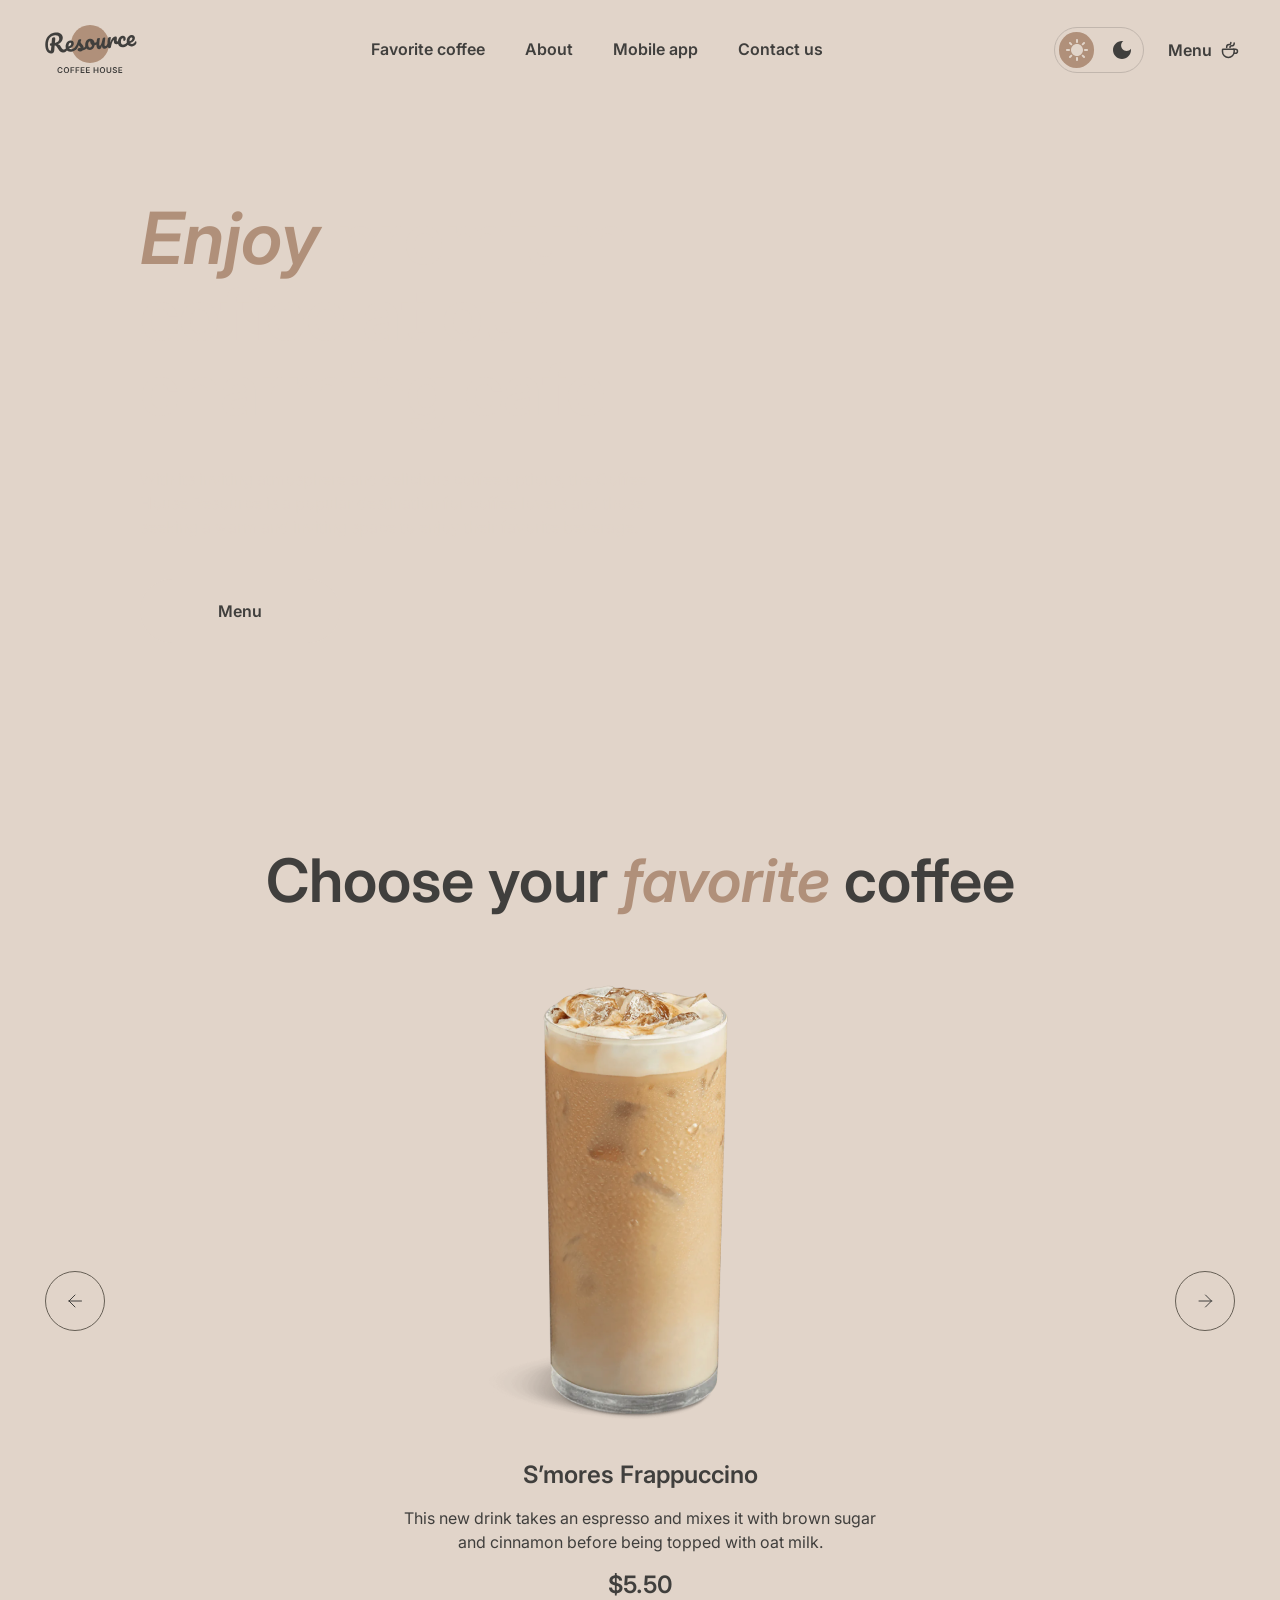
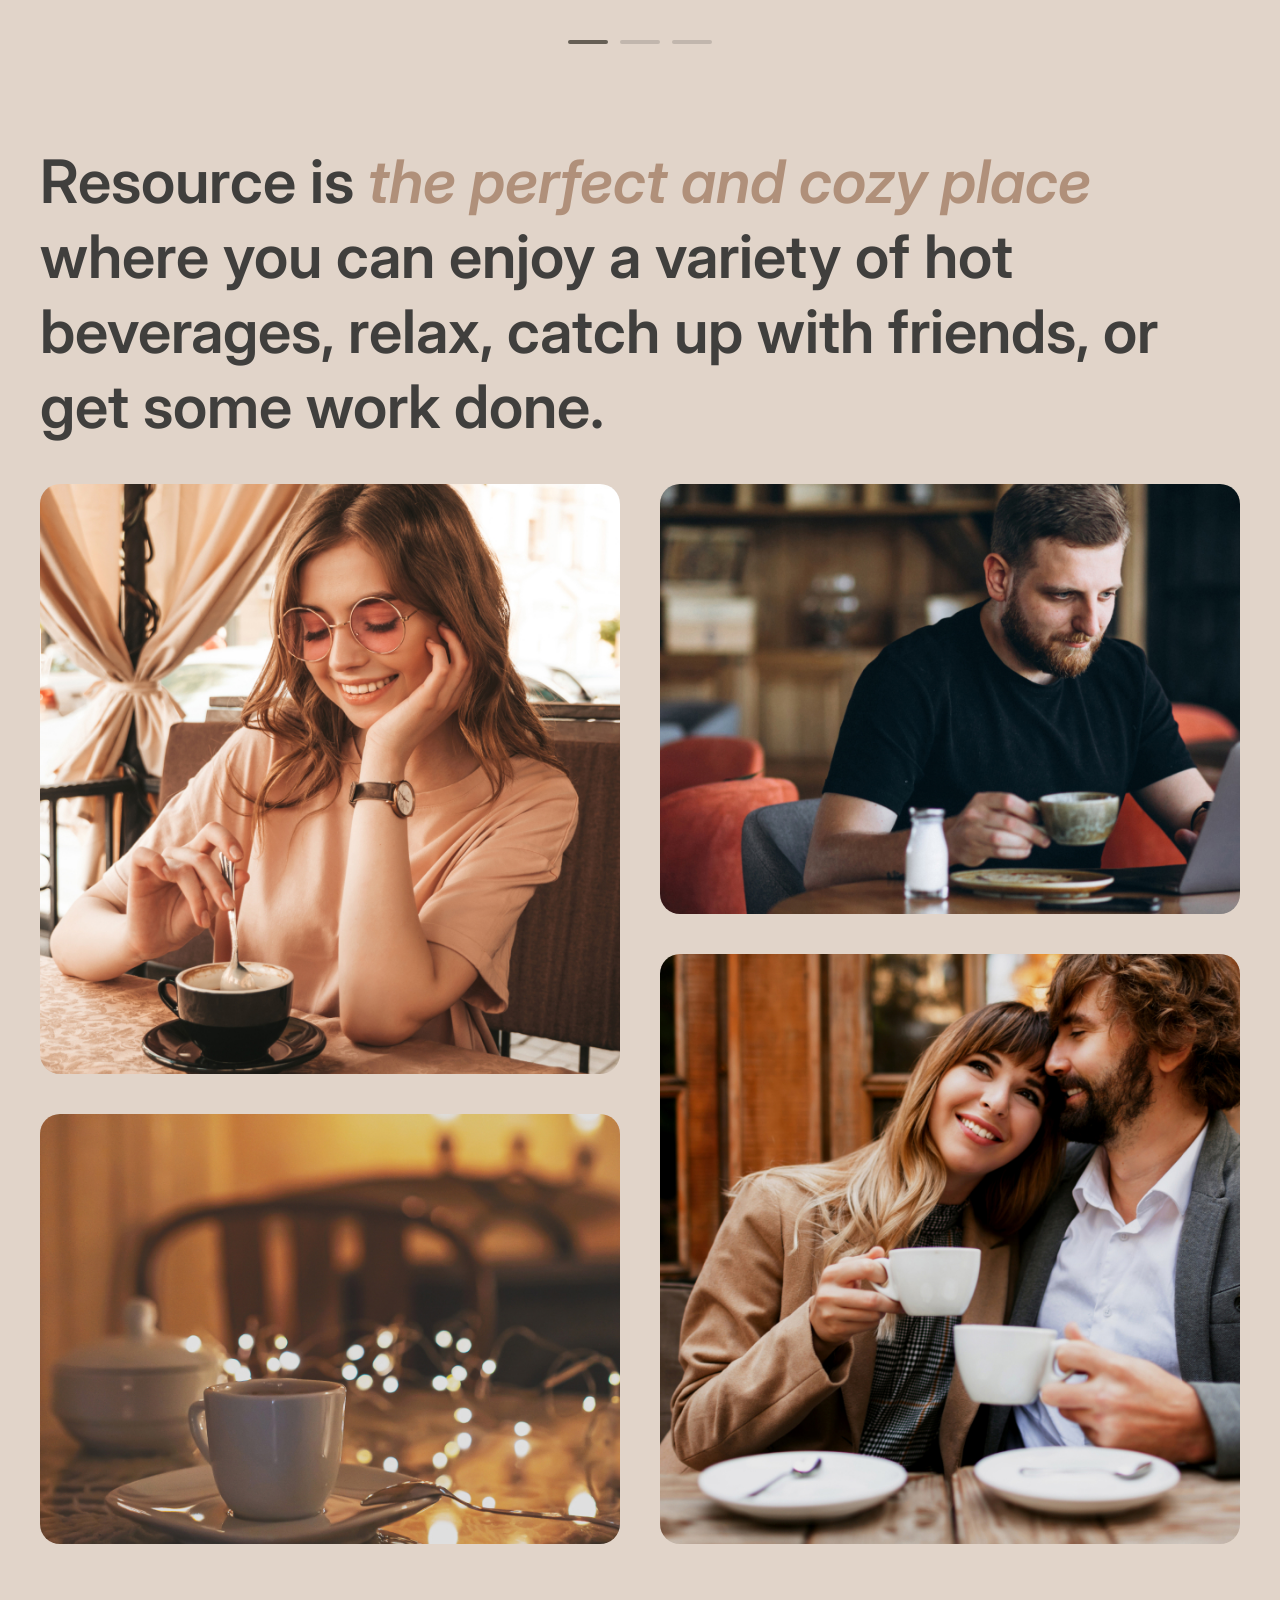
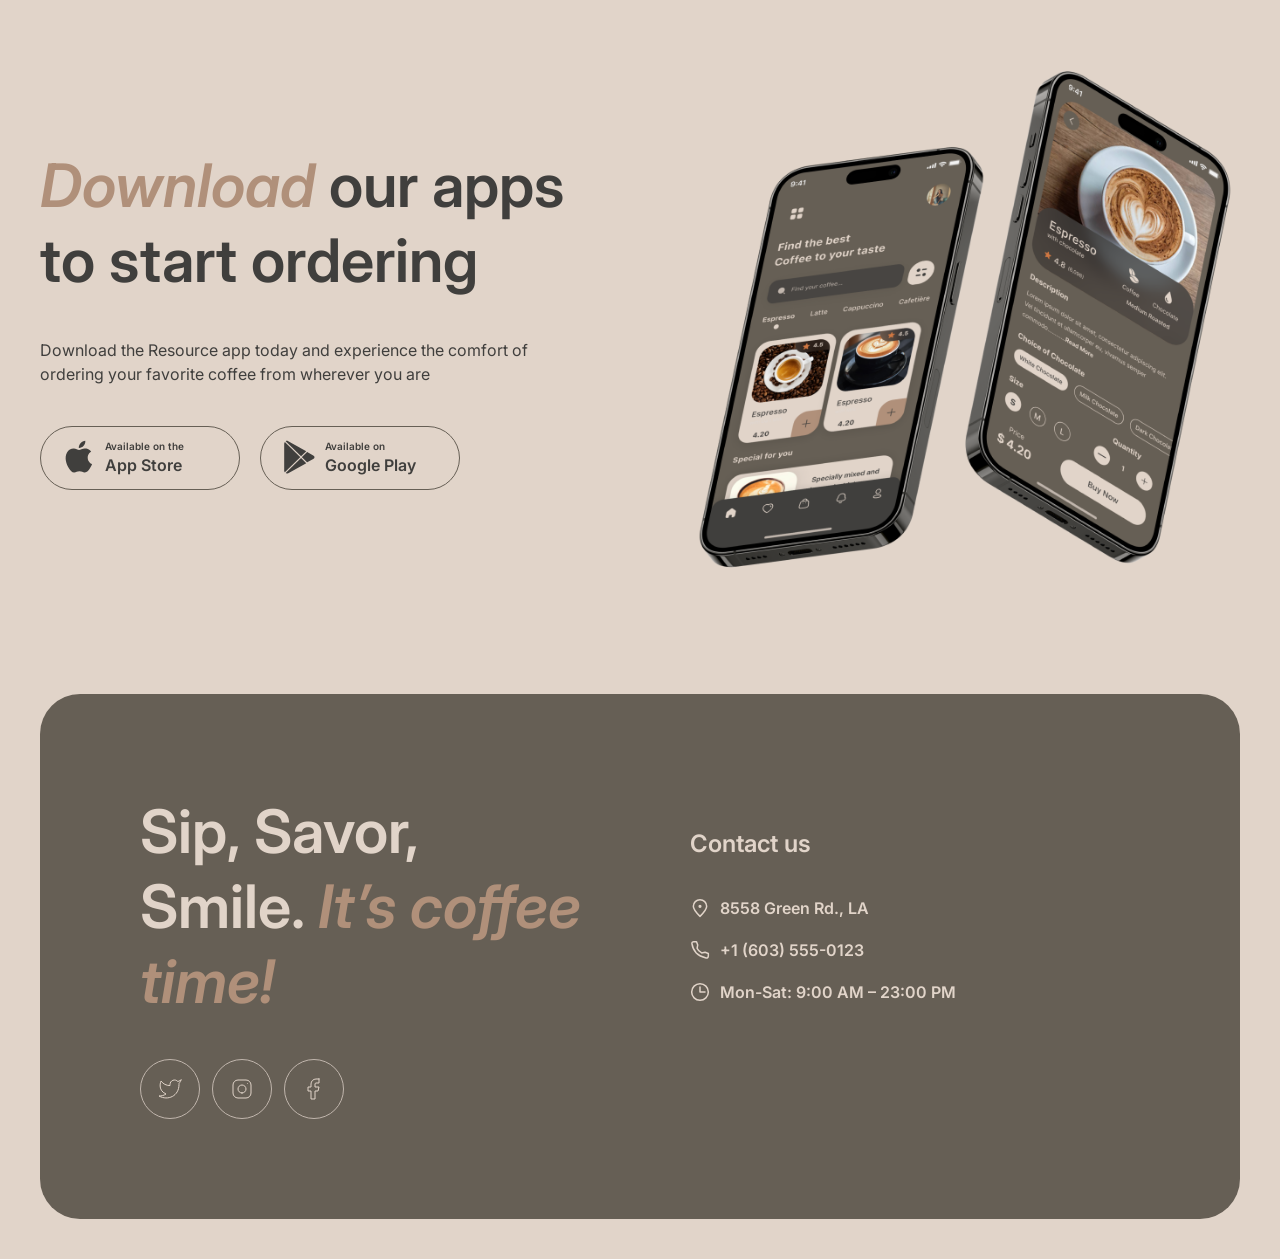
<file: landing-page/index.html>
<!DOCTYPE html>
<html lang="en">

<head>
  <meta charset="UTF-8">
  <meta name="viewport" content="width=device-width, initial-scale=1.0">
  <link rel="stylesheet" href="style.css">
  <link rel="preconnect" href="https://fonts.googleapis.com">
  <link rel="preconnect" href="https://fonts.gstatic.com" crossorigin>
  <link href="https://fonts.googleapis.com/css2?family=Inter:wght@400;600;700&display=swap" rel="stylesheet">
  <script src="js/index.js" defer></script>
  <link rel="shortcut icon" href="assets/images/favicon.ico" type="image/x-icon">
  <title>Coffee-House</title>
</head>

<body>
  <div class="wrapper">
    <header class="header">
      <a href="#" class="header__logo active-logo">
        <img src="assets/images/icon/logo.svg" alt="logo">
      </a>
      <nav class="header__nav">
        <ul class="navigation-list">
          <li><a class="text-link link" href="#favorites-coffe">Favorite coffee</a></li>
          <li><a class="text-link link" href="#about">About</a></li>
          <li><a class="text-link link" href="#mobile-app">Mobile app</a></li>
          <li><a class="text-link link" href="#contacts">Contact us</a></li>
        </ul>
      </nav>
      <div class="theme__switch">
        <button class="sun_theme active theme">
          <svg width="22" height="22" viewBox="0 0 22 22" fill="none" xmlns="http://www.w3.org/2000/svg">
            <path
              d="M10 3V1C10 0.45 10.45 0 11 0C11.55 0 12 0.45 12 1V3C12 3.55 11.55 4 11 4C10.45 4 10 3.55 10 3ZM17.36 6.05L18.77 4.63C19.16 4.24 19.16 3.61 18.77 3.22C18.38 2.83 17.75 2.83 17.36 3.22L15.95 4.64C15.56 5.03 15.56 5.66 15.95 6.05C16.34 6.44 16.97 6.44 17.36 6.05ZM21 10H19C18.45 10 18 10.45 18 11C18 11.55 18.45 12 19 12H21C21.55 12 22 11.55 22 11C22 10.45 21.55 10 21 10ZM11 18C10.45 18 10 18.45 10 19V21C10 21.55 10.45 22 11 22C11.55 22 12 21.55 12 21V19C12 18.45 11.55 18 11 18ZM4.64 6.05L3.22 4.64C2.83 4.25 2.83 3.61 3.22 3.23C3.61 2.85 4.25 2.84 4.63 3.23L6.04 4.64C6.43 5.03 6.43 5.67 6.04 6.05C5.65 6.43 5.02 6.44 4.64 6.05ZM15.95 15.95C15.56 16.34 15.56 16.98 15.95 17.36L17.36 18.77C17.75 19.16 18.39 19.16 18.77 18.77C19.16 18.38 19.16 17.74 18.77 17.36L17.36 15.95C16.98 15.56 16.34 15.56 15.95 15.95ZM1 12H3C3.55 12 4 11.55 4 11C4 10.45 3.55 10 3 10H1C0.45 10 0 10.45 0 11C0 11.55 0.45 12 1 12ZM4.64 18.78L6.05 17.37C6.44 16.98 6.44 16.34 6.05 15.96C5.66 15.58 5.02 15.57 4.64 15.96L3.23 17.37C2.84 17.76 2.84 18.4 3.23 18.78C3.61 19.17 4.25 19.17 4.64 18.78ZM11 5C7.69 5 5 7.69 5 11C5 14.31 7.69 17 11 17C14.31 17 17 14.31 17 11C17 7.69 14.31 5 11 5Z"
              fill="#E1D4C9" />
          </svg>
        </button>
        <button class="moon_theme theme">
          <svg width="18" height="18" viewBox="0 0 18 18" fill="none" xmlns="http://www.w3.org/2000/svg">
            <path
              d="M9 0C4.03 0 0 4.03 0 9C0 13.97 4.03 18 9 18C13.97 18 18 13.97 18 9C18 8.54 17.96 8.08 17.9 7.64C16.92 9.01 15.32 9.9 13.5 9.9C10.52 9.9 8.1 7.48 8.1 4.5C8.1 2.69 8.99 1.08 10.36 0.0999999C9.92 0.0399999 9.46 0 9 0Z"
              fill="#403F3D" />
          </svg>

        </button>
      </div>
      <a href="menu.html" class="header__menu-icon text-link link">Menu<img src="assets/images/icon/coffee-cup.svg"
          alt="cup"></a>
      <button class="burger-menu">
        <span class="line"></span>
        <span class="line"></span>
      </button>
    </header>
    <main class="main">
      <div class="main-container">
        <section class="section-enjoy" id="enjoy">
          <video src="assets/video/video.mp4" autoplay loop></video>
          <div class="enjoy__container">
            <div class="enjoy__container_content">
              <h1 class="enjoy-title"><span class="text-accent">Enjoy</span> premium coffee at our charming cafe</h1>
              <p class="enjoy-text text-section">With its inviting atmosphere and delicious coffee options, the Coffee
                House Resource is a popular destination for coffee lovers and those seeking a warm and inviting space to
                enjoy their favorite beverage.
              </p>
              <a href="menu.html" class="enjoy__container_btn">
                <span>Menu</span>
                <img src="assets/images/icon/coffee-cup.svg" alt="">
              </a>
            </div>
          </div>
        </section>
        <section class="section__favorites-coffee" id="favorites-coffe">
          <div class="favorites-coffee__container">
            <h2 class="favorites-coffee__title title-section">Choose your <span class="text-accent">favorite</span>
              coffee</h2>
            <div class="favorites-coffee__slider">
              <button class="left-arrow arrow">
                <svg width="24" height="24" viewBox="0 0 24 24" fill="none" xmlns="http://www.w3.org/2000/svg">
                  <path d="M18.5 12H6M6 12L12 6M6 12L12 18" stroke="#403F3D" stroke-linecap="round"
                    stroke-linejoin="round" />
                </svg>
              </button>
              <div class="slider">
                <div class="slider__container">
                  <div class="slide">
                    <img src="assets/images/coffee-slider-1.png" alt="">
                    <h4 class="slide-title">S’mores Frappuccino</h4>
                    <p class="slide-text text-section">This new drink takes an espresso and mixes it with brown sugar
                      and cinnamon before being topped with oat milk.</p>
                    <p class="price">$5.50</p>
                  </div>
                  <div class="slide">
                    <img src="assets/images/coffee-slider-1.png" alt="">
                    <h4 class="slide-title">S’mores Frappuccino</h4>
                    <p class="slide-text text-section">This new drink takes an espresso and mixes it with brown sugar
                      and cinnamon before being topped with oat milk.</p>
                    <p class="price">$5.50</p>
                  </div>
                  <div class="slide">
                    <img src="assets/images/coffee-slider-1.png" alt="">
                    <h4 class="slide-title">S’mores Frappuccino</h4>
                    <p class="slide-text text-section">This new drink takes an espresso and mixes it with brown sugar
                      and cinnamon before being topped with oat milk.</p>
                    <p class="price">$5.50</p>
                  </div>
                </div>
                <div class="slider-pagination">
                  <span class="slider-pagination-active"></span>
                  <span></span>
                  <span></span>
                </div>
              </div>
              <button class="right-arrow arrow">
                <svg width="24" height="24" viewBox="0 0 24 24" fill="none" xmlns="http://www.w3.org/2000/svg">
                  <path d="M6 12H18.5M18.5 12L12.5 6M18.5 12L12.5 18" stroke="#403F3D" stroke-linecap="round"
                    stroke-linejoin="round" />
                </svg>
              </button>
            </div>
          </div>
        </section>
        <section class="section__about" id="about">
          <div class="about__container">
            <h2 class="about__title title-section">Resource is <span class="text-accent">the perfect and cozy
                place</span> where you can enjoy a variety of hot beverages, relax, catch up with friends, or get some
              work done.</h2>
            <div class="about__cards-container">
              <div class="card-1 card">
                <img src="assets/images/about-1.jpg" alt="">
              </div>
              <div class="card-2 card">
                <img src="assets/images/about-2.jpg" alt="">
              </div>
              <div class="card-3 card">
                <img src="assets/images/about-3.jpg" alt="">
              </div>
              <div class="card-4 card">
                <img src="assets/images/about-4.jpg" alt="">
              </div>
            </div>
          </div>
        </section>
        <section class="section__mobile-app" id="mobile-app">
          <div class="mobile-app__container">
            <div class="mobile-app__content">
              <div class="mobile-app__left-column">
                <h2 class="mobile-app__title title-section">
                  <span class="text-accent">Download</span> our apps to start ordering
                </h2>
                <p class="mobile-app__text text-section">
                  Download the Resource app today and experience the comfort of ordering your favorite coffee from
                  wherever you are
                </p>
                <div class="mobile-app__buttons">
                  <a class="app-store-btn btn" href="">
                    <svg width="36" height="36" viewBox="0 0 36 36" fill="none" xmlns="http://www.w3.org/2000/svg">
                      <path
                        d="M26.7073 18.6307C26.6704 14.6324 30.065 12.6872 30.2203 12.5966C28.2977 9.86366 25.3178 9.49026 24.2707 9.46048C21.7679 9.20369 19.3403 10.9206 18.0654 10.9206C16.765 10.9206 14.8017 9.48529 12.6858 9.52747C9.96293 9.56841 7.41566 11.1055 6.0186 13.4923C3.13542 18.359 5.28572 25.5108 8.04802 29.4446C9.42981 31.3712 11.0444 33.5223 13.1578 33.4466C15.2254 33.3635 15.9978 32.1614 18.4929 32.1614C20.9651 32.1614 21.6903 33.4466 23.8457 33.3983C26.0647 33.3635 27.4618 31.463 28.7952 29.519C30.392 27.3108 31.0333 25.1362 31.0588 25.0245C31.0066 25.0071 26.7493 23.4229 26.7073 18.6307Z"
                        fill="#403F3D" />
                      <path
                        d="M22.6357 6.87268C23.7477 5.51675 24.5086 3.67205 24.2974 1.80005C22.6879 1.86952 20.675 2.88554 19.5159 4.21169C18.4903 5.38029 17.5742 7.29571 17.8109 9.097C19.6189 9.2285 21.4753 8.20752 22.6357 6.87268Z"
                        fill="#403F3D" />
                    </svg>
                    <div class="btn-text">
                      <p>Available on the</p>
                      <p>App Store</p>
                    </div>
                  </a>
                  <a class="google-play-btn btn" href="">
                    <svg width="36" height="36" viewBox="0 0 36 36" fill="none" xmlns="http://www.w3.org/2000/svg">
                      <path
                        d="M3.7558 3.20297C3.39335 3.57289 3.18359 4.14884 3.18359 4.89471V31.4994C3.18359 32.2453 3.39335 32.8212 3.7558 33.1911L3.84525 33.2723L19.1359 18.37V18.0181L3.84525 3.11575L3.7558 3.20297Z"
                        fill="#403F3D" />
                      <path
                        d="M26.0776 23.34L20.9863 18.37V18.0181L26.0837 13.0482L26.1979 13.1128L32.2345 16.4617C33.9573 17.4121 33.9573 18.976 32.2345 19.9324L26.1979 23.2753L26.0776 23.34Z"
                        fill="#403F3D" />
                      <path
                        d="M25.2733 24.2007L20.0617 19.1195L4.68164 34.1166C5.25384 34.7031 6.18695 34.7737 7.24807 34.1873L25.2733 24.2007Z"
                        fill="#403F3D" />
                      <path
                        d="M25.2733 12.1876L7.24807 2.20103C6.18695 1.62058 5.25384 1.69125 4.68164 2.27772L20.0617 17.2688L25.2733 12.1876Z"
                        fill="#403F3D" />
                    </svg>
                    <div class="btn-text">
                      <p>Available on</p>
                      <p>Google Play</p>
                    </div>
                  </a>
                </div>
              </div>
            </div>
            <img class="mobile-screens" src="assets/images/mobile-screens.png" alt="">
          </div>
        </section>
      </div>
    </main>
    <footer class="footer" id="contacts">
      <div class="footer__container">
        <div class="footer-greeting">
          <h2 class="footer__title title-section">Sip, Savor, Smile. <span class="text-accent">It’s coffee time!</span>
          </h2>
          <div class="social-icons">
            <a class="social-link" href="#">
              <svg width="24" height="24" viewBox="0 0 24 24" fill="none" xmlns="http://www.w3.org/2000/svg">
                <path
                  d="M23 3.01006C23 3.01006 20.9821 4.20217 19.86 4.54006C19.2577 3.84757 18.4573 3.35675 17.567 3.13398C16.6767 2.91122 15.7395 2.96725 14.8821 3.29451C14.0247 3.62177 13.2884 4.20446 12.773 4.96377C12.2575 5.72309 11.9877 6.62239 12 7.54006V8.54006C10.2426 8.58562 8.50127 8.19587 6.93101 7.4055C5.36074 6.61513 4.01032 5.44869 3 4.01006C3 4.01006 -1 13.0101 8 17.0101C5.94053 18.408 3.48716 19.109 1 19.0101C10 24.0101 21 19.0101 21 7.51006C20.9991 7.23151 20.9723 6.95365 20.92 6.68006C21.9406 5.67355 23 3.01006 23 3.01006Z"
                  stroke="#E1D4C9" stroke-linecap="round" stroke-linejoin="round" />
              </svg>
            </a>
            <a class="social-link" href="#">
              <svg width="24" height="24" viewBox="0 0 24 24" fill="none" xmlns="http://www.w3.org/2000/svg">
                <path
                  d="M12 16C14.2091 16 16 14.2091 16 12C16 9.79086 14.2091 8 12 8C9.79086 8 8 9.79086 8 12C8 14.2091 9.79086 16 12 16Z"
                  stroke="#E1D4C9" stroke-linecap="round" stroke-linejoin="round" />
                <path
                  d="M3 16V8C3 5.23858 5.23858 3 8 3H16C18.7614 3 21 5.23858 21 8V16C21 18.7614 18.7614 21 16 21H8C5.23858 21 3 18.7614 3 16Z"
                  stroke="#E1D4C9" />
                <path d="M17.5 6.51L17.51 6.49889" stroke="#E1D4C9" stroke-linecap="round" stroke-linejoin="round" />
              </svg>
            </a>
            <a class="social-link" href="#">
              <svg width="24" height="24" viewBox="0 0 24 24" fill="none" xmlns="http://www.w3.org/2000/svg">
                <path
                  d="M17 2H14C12.6739 2 11.4021 2.52678 10.4645 3.46447C9.52678 4.40215 9 5.67392 9 7V10H6V14H9V22H13V14H16L17 10H13V7C13 6.73478 13.1054 6.48043 13.2929 6.29289C13.4804 6.10536 13.7348 6 14 6H17V2Z"
                  stroke="#E1D4C9" stroke-linecap="round" stroke-linejoin="round" />
              </svg>
            </a>
          </div>
        </div>
        <div class="footer_contacts">
          <h4 class="contacts-title">Contact us</h4>
          <ul class="contacts">
            <li><a class="text-link link"
                href="https://www.google.ru/maps/d/viewer?mid=1KZA28ORszvuBJtYGtkcSSF__p5c&hl=ru&ll=34.10911650790591%2C-118.25803450317386&z=13"
                target="_blank"><img src="assets/images/icon/pin-alt.svg" alt="">8558 Green Rd., LA</a></li>
            <li><a class="text-link link" href="tel:+16035550123"><img src="assets/images/icon/phone.svg" alt="">+1
                (603)
                555-0123</a></li>
            <li>
              <p class="text-section"><img src="assets/images/icon/clock.svg" alt="">Mon-Sat: 9:00 AM – 23:00 PM</p>
            </li>
          </ul>
        </div>
      </div>
    </footer>
  </div>
</body>

</html>
</file>
<file: landing-page/style.css>
*,
*::after,
*::before {
  box-sizing: border-box;
  font-size: 10px;
  font-family: var(--font);
  scroll-behavior: smooth;
}

body {
  margin: 0;
  padding: 0;
  background: var(--background-body);
  position: relative;

}

ul {
  padding: 0;
  margin: 0;
}

li {
  list-style: none;
}

a {
  margin: 0;
  text-decoration: none;
  cursor: pointer;
  font-family: var(--font);
}

h1,
h2,
h3,
h4,
h5,
h6,
p {
  margin: 0;
}

:root {
  --background-body: #E1D4C9;
  --background-container: #665F55;
  --background-backdrop: rgba(64, 63, 61, 0.80);
  --text-accent: #B0907A;
  --text-light: #E1D4C9;
  --text-dark: #403F3D;
  --border-dark: #665F55;
  --border-light: #C1B6AD;
  --font: 'Inter', sans-serif;
  --transition: .4s ease;

  --dark-bg-page: #292826;
}

.darkstyle {
  --text-dark: var(--text-light);
  --background-body: var(--dark-bg-page);
  --background-container: #403F3D;
}

body.darkstyle {
  background: var(--background-body);
}

.title-section {
  color: var(--text-dark);
  text-align: center;
  font-family: var(--font);
  font-size: 6rem;
  font-style: normal;
  font-weight: 600;
  line-height: 125%;
}


.text-section {
  color: var(--text-dark);
  font-family: var(--font);
  font-size: 1.6rem;
  font-style: normal;
  font-weight: 400;
  line-height: 150%;
}

.text-accent {
  color: var(--text-accent);
  font-family: var(--font);
  font-size: 6rem;
  font-style: italic;
  font-weight: 600;
  line-height: 105%;
}

.text-link {
  font-size: 1.6rem;
  font-style: normal;
  font-weight: 600;
  line-height: 150%;
}
@media (max-width: 450px) {
  .title-section {
    font-size: 3.2rem;
  }
  .text-accent {
    font-size: 3.2rem;
  }
}



.wrapper {
  min-height: 100vh;
  display: grid;
  /* grid-template: minmax(100px, auto) 1fr minmax(450px, auto) / 1fr; */
  justify-content: center;
  grid-template-areas:
    "header"
    "main"
    "footer";
  font-size: 1.6rem;
}

/* ------- header ------- */

.header {
  grid-area: header;
  display: grid;
  grid-auto-flow: column;
  grid-template: 1fr / 1fr minmax(auto, 100px) minmax(auto, 1075px) minmax(auto, 90px) minmax(auto, 96px) 1fr;
  align-items: center;
  padding: 19px 40px;
}

.header__menu-icon {
  display: grid;
  grid-auto-flow: column;
  align-items: center;
  color: var(--text-dark);
  justify-self: end;
  grid-column: 5 / 6;
  transition: all var(--transition);
}
.header__menu-icon img {
  margin-left: 8px;
}
.header__menu-icon:hover.link::after {
  left: 0;
  width: 100%;
}
.header__logo {
  grid-column: 2 / 3;
  justify-items: start;
}

.active-logo {
  pointer-events: none;
  cursor: default;
}

.header__nav {
  justify-self: center;
  grid-column: 3 / 4;
}

.navigation-list {
  display: grid;
  grid-auto-flow: column;
  gap: 40px;
}

.navigation-list li {
  border-bottom: 2px solid transparent;
  transition: border-bottom var(--transition);
}

.link {
  position: relative;
  color: var(--text-dark);
}
.link::after {
  position: absolute;
  content: '';
  bottom: -4px;
  left: 50%;
  display: block;
  width: 0;
  height: 2px;
  background: var(--text-dark);
  transition: all var(--transition);
}
.navigation-list li:hover .link::after {
  left: 0;
  width: 100%;
}
.theme__switch {
  grid-column: 4 / 5;
  display: flex;
  align-items: center;
  gap: 10px;
  border: 1px solid var(--border-light);
  border-radius: 100px;
  padding: 4px;
  /* width: 88px; */
  /* height: 44px; */
}
.theme__switch button {
  display: flex;
  align-items: center;
  justify-content: center;
  border: none;
  border-radius: 100px;
  outline: none;
  width: 36px;
  height: 36px;
}
.sun_theme {
  background-color: transparent;
  transition: all var(--transition);
}
.sun_theme:hover {
  background-color: var(--text-accent);
}
.sun_theme:hover svg path {
  fill: var(--text-light);
}
.sun_theme.active {
  background-color: var(--text-accent);
}
.sun_theme.active svg path {
  fill: var(--text-light);
}
.moon_theme {
  background-color: transparent;
  transition: all var(--transition);
}
.moon_theme:hover {
  background-color: var(--text-dark);
}
.moon_theme svg path {
  fill: var(--text-dark);
  transition: all var(--transition);
}
.moon_theme:hover svg path {
  fill: var(--text-light);
}
.moon_theme.active {
  background-color: var(--text-accent);
  transition: all var(--transition);
}
.moon_theme.active svg path {
  fill: var(--text-light);
  transition: all var(--transition);
}
@media (max-width: 769px) {
  .header {
    grid-template: 1fr / 1fr minmax(auto, 535px) minmax(auto, 104px) minmax(auto, 70px) 1fr;
  }
  .theme__switch {
    grid-column: 3 / 4;
    /* padding: 4px 16px; */
  }
  .theme__switch button {
    display: flex;
    align-items: center;
    
    width: 44px;
    height: 44px;
  }
  .header__nav {
    display: none;
  }

  .header__menu-icon {
    display: none;
  }

  .burger-menu {
    display: flex;
  }
}

@media (max-width: 380px) {
  .header {
    grid-template: 1fr / 1fr minmax(auto, 190px) minmax(auto, 104px) minmax(auto, 56px) 1fr;
    padding: 19px 16px;
  }

}

/* ------- burger-menu ------- */

.burger-menu {
  cursor: pointer;
  display: none;
  height: 44px;
  width: 44px;
  grid-column: 4 / 5;
  align-self: center;
  justify-self: right;

  border-radius: 100px;
  border: 1px solid var(--border-dark);
  position: relative;
  background: transparent;
}

.burger-menu .line {
  position: absolute;
  left: calc(50% - 9px);
  width: 18px;
  height: 2px;
  background: var(--border-dark);
}

.burger-menu .line:nth-child(1) {
  top: 16px;
}

.burger-menu .line:nth-child(2) {
  bottom: 16px;
}
.burger-menu:hover {
  background: var(--border-dark);
}
.burger-menu:hover .line {
  background: var(--background-body);
}

@media (max-width: 769px) {
  .burger-menu {
    display: flex;
  }
}





/* ------- main ------- */
.main {
  grid-area: main;
  display: grid;
  grid-template: 1fr / 1fr minmax(auto, 1360px) 1fr;
  padding: 0 40px;
}
@media (max-width: 380px) {
  .main {
    padding: 0 16px;
  }
}
.main-container {
  grid-column: 2 / 3;
}

/* ------- section-enjoy ------- */

.section-enjoy {
  position: relative;
  padding: 100px;
  /* background-image: url('assets/images/enjoy-bg.jpg');
  background-size: cover;
  background-position: center; */
  border-radius: 40px;
  overflow: hidden;
  display: grid;
  grid-template-columns: minmax(auto, 530px) 1fr;
}
video {
  position: absolute;
  z-index: -1;
  height: 115%;
  right: 0;
}

@media (max-width: 1290px) {
  video {
    height: 100%;
  }
}
@media (max-width: 1200px) {
  .section-enjoy {
    padding: 100px 60px;
  }
}
@media (max-width: 380px) {
  .section-enjoy {
    padding: 60px 16px;
    grid-template-columns: minmax(auto, 316px);
  }

}

.enjoy-title {
  color: var(--text-light);
  font-size: 7.2rem;
  font-style: normal;
  font-weight: 600;
  line-height: 105%;
}

.enjoy-title span {
  font-size: 7.2rem;
}
@media (max-width: 450px) {
  .enjoy-title {
    font-size: 4.2rem;
    line-height: 115%;
  }
  .enjoy-title span {
    font-size: 4.2rem;
  }

}
.enjoy-text {
  margin: 40px 0;
  color: var(--text-light);
  text-align: left;
}

.enjoy__container_btn {
  position: relative;
  display: flex;
  max-width: 200px;
  padding: 20px 0;
  justify-content: center;
  align-items: center;
  border-radius: 100px;
  background: var(--background-body, #E1D4C9);
}
.enjoy__container_btn span {
  color: var(--text-dark);
  text-align: center;
  font-size: 1.6rem;
  font-style: normal;
  font-weight: 600;
  line-height: 150%;
  transition: transform .4s ease;
}
.enjoy__container_btn img {
  position: absolute;
  max-width: 100%;
  right: 30%;
  opacity: 0;
  transition: opacity .2s ease-out .1s;
}
.enjoy__container_btn:hover span {
  transform: translateX(-30%);
}
.enjoy__container_btn:hover img {
  margin-left: 8px;
  opacity: 1;
}

/* ------- section-favorite-coffee ------- */

.section__favorites-coffee {
  padding: 100px 0 80px 0;
  display: grid;
  grid-template-columns: 1fr;
}
.favorites-coffee__slider {
  margin-top: 40px;
  padding: 0 5px;
  display: grid;
  grid-template-columns: minmax(auto, 100px) 1fr minmax(auto, 480px) 1fr minmax(auto, 100px);
}
.arrow {
  display: flex;
  justify-content: center;
  align-items: center;
  align-self: center;
  background: transparent;

  width: 60px;
  height: 60px;
  border-radius: 100px;
  border: 1px solid var(--border-dark);
  transition: background var(--transition);
}


.arrow:hover {
  background: var(--background-container);
}

.arrow svg path {
  transition: stroke var(--transition);
}

.arrow:hover svg path {
  stroke: var(--text-light);
}

.left-arrow {
  justify-self: start;
  grid-column: 1 / 2;
}

.right-arrow {
  justify-self: end;
  grid-column: 5 / 6;
}
.slider {
  grid-column: 3 / 4;
  justify-self: center;
  display: grid;
}

.slider__container {
  display: grid;
  grid-template-columns: repeat(3, 480px);
  overflow: hidden;
}
.slide img {
  width: 100%;
}
@media (max-width: 550px) {
  .slider__container {
    grid-column: 2 / 3;
  }
  .slider {
    padding: 0;
    display: grid;
    grid-template-columns: 1fr minmax(auto, 480px) 1fr;
  }
  .arrow {
    display: none;
  }

}
@media (max-width: 380px) {
  .slider {
    grid-template-columns: 1fr minmax(auto, 348px) 1fr;
  }
}

.slide-title {
  margin-top: 20px;
  color: var(--text-dark);
  text-align: center;
  font-size: 2.4rem;
  font-style: normal;
  font-weight: 600;
  line-height: 125%;
}

.slide-text {
  color: var(--text-dark);
  text-align: center;
  margin: 16px 0;
}
@media (max-width: 380px) {
  .slide-title {
    /* margin-top: 29px; */
  }
  .slide-text {
    /* line-height: 148%; */
  }
}
.price {
  color: var(--text-dark);
  text-align: center;
  font-size: 2.4rem;
  font-style: normal;
  font-weight: 600;
  line-height: 125%;
}

.slider-pagination {
  margin-top: 40px;
  display: flex;
  justify-self: center;
  max-width: 144px;
  gap: 12px;
}

.slider-pagination span {
  width: 40px;
  height: 4px;
  border-radius: 100px;
  background: var(--border-light);
}

span.slider-pagination-active {
  background: var(--border-dark);
}

/* ------- section-about ------- */

.section__about {
  padding: 20px 0;
}

.about__title {
  text-align: left;
  margin-bottom: 40px;
}

.section__about {
  grid-template-columns: 1fr;
}

.about__cards-container {
  display: grid;
  /* grid-auto-flow: column; */
  /* grid-area: auto; */
  grid-template-columns: 1fr 1fr;
  overflow: hidden;
  /* grid-auto-rows: repeat(7, auto); */
  /* grid-template: repeat(auto-fit, minmax(auto, 117px)) / 1fr 1fr; */
  grid-template-rows: repeat(auto-fit, minmax(117px, auto));
  gap: 40px;
}


.card {
  display: flex;
  max-width: 660px;
  justify-content: center;
  align-items: center;
  overflow: hidden;
  border-radius: 20px;
  align-self: start;
}

.card-1 {
  order: 1;
  max-height: 590px;
  grid-row: span 4;
}

.card-2 {
  order: 4;
  max-height: 430px;
  grid-row: span 3;
}

.card-3 {
  order: 2;
  max-height: 430px;
  grid-row: span 3;
}

.card-4 {
  order: 3;
  max-height: 590px;
  grid-row: span 4;
}

.card img {
  width: 110%;
  height: 100%;
  transition: width var(--transition);
  /* border-radius: 20px; */
}

.card:hover img {
  width: 100%;
}
@media (max-width: 768px) {
  .about__cards-container {
    grid-template-columns: 1fr;
  }
  .card {
    max-width: 690px;
  }
  .card-2,
  .card-3 {
    display: none;
  }
}
@media (max-width: 450px) {
  .about__cards-container {
    grid-template-columns: 1fr;
    /* grid-template-rows: repeat(2, minmax(auto, 590px)); */
  }
  .card {
    max-width: 690px;
  }
  .card img {
    width: 210%;
  }
  .card:hover img {
    width: 170%;
  }

  .card-2,
  .card-3 {
    display: none;
  }
}
@media (max-width: 380px) {
  .about__cards-container {
    grid-template-columns: 1fr;
    /* grid-template-rows: repeat(2, minmax(auto, 590px)); */
  }
  .card {
    max-width: 690px;
  }
  .card img {
    width: 210%;
  }
  .card:hover img {
    width: 170%;
  }

  .card-2,
  .card-3 {
    display: none;
  }
}

/* ------- section-mobile-app ------- */

.section__mobile-app {
  display: grid;
  grid-template-columns: 1fr;
  padding: 80px 0;
}

.mobile-app__container {
  display: grid;
  grid-template-columns: 1fr 1fr;
  gap: 100px;
}

.mobile-app__content {
  display: grid;
  align-items: center;
  grid-template-rows: 1fr minmax(350px, auto) 1fr;
}

.mobile-app__left-column {
  display: grid;
  gap: 40px;
  grid-row: 2 / 3;
}

.mobile-app__title {
  text-align: left;
}

.mobile-app__text {
  text-align: left;
}

.mobile-app__buttons {
  display: grid;
  grid-template-columns: minmax(200px, auto) minmax(200px, auto) 1fr;
  gap: 20px;
}

.btn {
  display: grid;
  grid-template-columns: 36px 1fr;
  gap: 8px;
  padding: 12px 20px;
  background-color: transparent;
  border-radius: 100px;
  border: 1px solid var(--border-dark);
  transition: background var(--transition);
}

.btn-text p:first-child {
  color: var(--text-dark);
  text-align: left;
  font-size: 1rem;
  font-style: normal;
  font-weight: 600;
  line-height: 140%;
}

.btn svg path {
  transition: fill var(--transition);
}

.btn:hover {
  background: var(--background-container);
}

.btn:hover svg path {
  fill: var(--background-body);
}

.btn-text p:last-child {
  color: var(--text-dark);
  text-align: left;
  font-size: 1.6rem;
  font-style: normal;
  font-weight: 600;
  line-height: 150%;
}

.btn p {
  transition: color var(--transition);
}

.btn:hover p {
  color: var(--text-light);
}

.mobile-screens {
  width: 100%;
  align-self: start;
}
@media (max-width: 1000px) {
  .mobile-app__container {
    grid-template-columns: 1fr;
  }
  .mobile-screens {
    width: 70%;
    justify-self: center;
  }
}
@media (max-width: 768px) {
  .section__mobile-app {
    padding: 75px 0 80px;
  }
  .mobile-app__container {
    display: grid;
    grid-template-columns: 1fr;
    gap: 100px;
  }
  .mobile-screens {
    width: 91%;
    justify-self: center;
  }
}
@media (max-width: 450px) {
  .mobile-app__container {
    gap: 45px;
  }
  .mobile-app__buttons {
    grid-template-columns: minmax(auto, 200px);
    gap: 20px;
  }
  .mobile-screens {
    width: 100%;
    /* justify-self: center; */
  }
}

/* ------- footer ------- */

.footer {
  grid-area: footer;
  display: grid;
  grid-auto-flow: column;
  grid-template: 1fr / 1fr minmax(auto, 1360px) 1fr;
  padding: 20px 40px 40px 40px;
}

.footer__container {
  display: grid;
  grid-column: 2 / 3;
  grid-template-columns: 1fr 1fr;
  gap: 100px;
  border-radius: 40px;
  background: var(--background-container, #665F55);
  padding: 100px;
}

@media (max-width: 769px) {
  .footer__container {
    grid-template-columns: 1fr;
    gap: 66px;
    padding: 100px 60px;
  }
}
@media (max-width: 380px) {
  .footer {
    padding: 20px 16px 40px 16px;
  }
  .footer__container {
    grid-template-columns: 1fr;
    gap: 8px;
    padding: 60px 16px;
  }
}

.footer__title {
  color: var(--text-light);
  text-align: left;
  margin-bottom: 40px;
}

.social-icons {
  display: flex;
}

.social-link {
  display: flex;
  align-items: center;
  justify-content: center;
  border-radius: 100px;
  border: 1px solid var(--border-light);
  width: 60px;
  height: 60px;
  transition: background var(--transition);
}

.social-link:not(:last-child) {
  margin-right: 12px;
}

.social-link:hover {
  background: var(--background-body);
}

.social-link svg path {
  transition: stroke var(--transition);
}

.social-link:hover svg path {
  stroke: var(--border-dark);
}

.contacts-title {
  margin-top: 35px;
  margin-bottom: 37px;
  color: var(--text-light);
  font-size: 2.4rem;
  font-style: normal;
  font-weight: 600;
  line-height: 125%;
}

.contacts li {
  display: flex;
}

.contacts .link {
  display: flex;
  color: var(--text-light);
  margin-bottom: 18px;
  transition: all var(--transition);
}
.contacts .link::after {
  background: var(--background-body);
}
.contacts li:hover .link::after {
  width: 100%;
  left: 0;
}
.contacts p {
  display: flex;
  color: var(--text-light);
  align-items: center;
  font-weight: 600;
}

.contacts a img,
.contacts p img {
  margin-right: 10px;
}

/* ------- menu ------- */

.menu {
  display: grid;
  grid-template-columns: 1fr;
}

.menu-title {
  max-width: 800px;
  justify-self: center;
}

.active {
  pointer-events: none;
  cursor: default;
  border-bottom: 2px solid #403F3D;
}

.menu__tabs {
  justify-self: center;
  max-width: 361px;
  display: grid;
  grid-auto-flow: column;
  gap: 16px;
  margin: 40px 0;
}
@media (max-width: 600px) {
  .menu__tabs {
    gap: 8px;
  }
}

#tab-item {
  display: flex;
  padding: 7px 15px 7px 7px;
  margin: 40px 0;
  justify-content: center;
  align-items: center;
  border-radius: 100px;
  border: 1px solid var(--border-light);
  background: transparent;

  font-size: 1.6rem;
  font-style: normal;
  font-weight: 600;
  line-height: 150%;
  color: var(--text-dark);
  transition: all var(--transition);
}

.option img {
  display: flex;
  padding: 3px 7px 3px 8px;
  justify-content: center;
  align-items: center;
  border-radius: 100px;
  background: var(--border-light, #C1B6AD);
  width: 30px;
  height: 30px;
}
input[name="menuBtn"] {
  display: none;
}
#tab-item-1:checked ~ .tab-item-1,
#tab-item-2:checked ~ .tab-item-2,
#tab-item-3:checked ~ .tab-item-3 {
  background: var(--background-container);
}
#tab-item-1:checked ~ .tab-item-1 img,
#tab-item-2:checked ~ .tab-item-2 img,
#tab-item-3:checked ~ .tab-item-3 img{
  background: var(--background-body);
}

#tab-item-1:checked ~ .tab-item-1 span,
#tab-item-2:checked ~ .tab-item-2 span,
#tab-item-3:checked ~ .tab-item-3 span {
  color: var(--text-light);
}


.tab-icon {
  margin-right: 8px;
  padding: 7px;
  border-radius: 100px;
  background: var(--border-light);
  transition: background var(--transition);
}

.tab-item:hover {
  background: var(--background-container);
  color: var(--text-light);
}

.tab-item:hover .tab-icon {
  background: var(--background-body);
}

.menu__container {
  display: grid;
  grid-template-columns: repeat(4, minmax(auto, 310px));
  /* grid-template-rows: repeat(2, minmax(506px, auto)); */
  overflow: hidden;
  /* max-height: 1052px; */
  padding: 0 0 80px 0;
  justify-content: center;
  gap: 40px;
}

@media (max-width: 1200px) {
  .menu__container {
    grid-template-columns: repeat(3, minmax(auto, 310px));
  }
}

@media (max-width: 1000px) {
  .menu__container {
    grid-template-columns: repeat(2, minmax(auto, 310px));
  }
}

@media (max-width: 769px) {
  .menu__container {
    grid-template-columns: repeat(2, minmax(auto, 310px));
    /* justify-content: space-between; */
  }
}

@media (max-width: 700px) {
  .menu__container {
    grid-template-columns: repeat(2, minmax(auto, 310px));
    justify-content: space-between;
  }
}

@media (max-width: 600px) {
  .menu__container {
    grid-template-columns: repeat(1, minmax(auto, 310px));
    /* grid-template-rows: repeat(4, minmax(506px, auto)); */
    justify-content: center;
    /* max-height: 2184px; */
  }
}

.menu-item {
  display: grid;
  grid-template-rows: auto minmax(196px, auto);
  border-radius: 40px;
  border: 1px solid var(--border-light);
  overflow: hidden;
  cursor: pointer;
}

.menu-item .image-container {
  align-self: start;
  display: grid;
  width: 101%;
  max-height: 310px;
  align-content: center;
  justify-items: center;
  border-radius: 40px;
  overflow: hidden;
}

.menu-item:hover .image-card {
  width: 101%;
}

.image-card {
  width: 110%;
  border-radius: 40px;
  transition: width var(--transition);
}

.menu-item__text-container {
  display: flex;
  flex-direction: column;
  padding: 20px;
}

.menu-item__title {
  font-size: 2.4rem;
  text-align: left;
}

.menu-item__card-text {
  margin-top: 12px;
}

.menu-item__price {
  color: var(--text-dark);
  font-size: 2.4rem;
  font-style: normal;
  font-weight: 600;
  line-height: 125%;
  margin-top: auto;
}

.btn-refresh {
  justify-self: center;
  margin-top: 40px;
  margin-bottom: 80px;
  display: none;
  width: 60px;
  height: 60px;
  justify-content: center;
  align-items: center;
  border-radius: 100px;
  border: 1px solid var(--border-dark, #665F55);
  transition: all var(--transition);
}
.btn-refresh:active {
  transform: rotate(360deg);
}
.btn-refresh svg path {
  transition: stroke var(--transition);
}
.btn-refresh:hover {
  background: var(--background-container);
}
.btn-refresh:hover svg path {
  stroke: var(--text-light);
}
@media (max-width: 1200px) {
  .btn-refresh {
    display: flex;
  }
}
@media (max-width: 600px) {
  .btn-refresh {
    margin-top: 0;
  }
}
.btn-refresh {
  cursor: pointer;

}

/* ----------------- popup ------------------- */

.popup {
  display: flex;
  align-items: center;
  justify-content: center;
  width: 100vw;
  height: 100vh;
  background: var(--background-backdrop);
  position: fixed;
  top: 0;
  left: 0;
  visibility: visible;
  opacity: 1;
  transition: all var(--transition);
}
.lock {
  padding-right: 17px;
}
.popup.hidden {
  visibility: hidden;
  opacity: 0;
}
.popup__container {
  padding: 16px;
  display: grid;
  grid-template-columns: 1fr minmax(auto, 438px);
  column-gap: 20px;
  border-radius: 40px;
  background: var(--background-body, #E1D4C9);
}
.popup__image-container {
  display: flex;
  align-items: center;
  justify-content: center;
  width: 310px;
  height: 310px;
  border-radius: 40px;
  overflow: hidden;
}
.popup-image {
  width: 340px;
  height: 340px;
}
.popup__container_content {
  display: grid;
  gap: 20px;
}
.popup-title {
  color: var(--text-dark);
  font-size: 2.4rem;
  text-align: left;
  margin-bottom: -8px;
}
.popup-text {
  align-self: stretch;
  letter-spacing: 0.5px;
}
.total-price {
  font-family: var(--font);
  display: flex;
  justify-content: space-between;
}
.total-price p {
  font-size: 2.4rem;
  color: var(--text-dark);
  font-weight: 600;
}
.alert-container {
  padding: 12px 0;
  display: flex;
  align-items: start;
  border-top: 1px solid var(--border-light, #C1B6AD);
  gap: 8px;
}
.alert-container img {
 
}
.alert-container p {
  color: var(--text-dark);
  font-size: 1rem;
  font-style: normal;
  font-weight: 600;
  line-height: 140%;
}
.tabs {
  display: flex;
  flex-wrap: wrap;
  gap: 8px;
  margin-top: 8px;
}
.option {
  display: flex;
  height: 46px;
  /* width: 117px; */
  padding: 8px 16px 8px 8px;
  justify-content: center;
  align-items: center;
  gap: 8px;
  border-radius: 100px;
  border: 1px solid var(--border-light, #C1B6AD);
  cursor: pointer;
}
.option .dot {
  display: flex;
  padding: 3px 7px 3px 8px;
  justify-content: center;
  align-items: center;
  border-radius: 100px;
  background: var(--border-light, #C1B6AD);
  width: 30px;
  height: 30px;

  color: var(--text-dark, #403F3D);
  text-align: center;
  font-size: 1.6rem;
  font-style: normal;
  font-weight: 600;
  line-height: 150%;
}
.option span {
  color: var(--text-dark, #403F3D);
  font-size: 1.6rem;
  font-style: normal;
  font-weight: 600;
  line-height: 150%; /* 24px */
}

input[name="size"] {
  display: none;
}
#tab-size-1:checked ~ .tab-size-1,
#tab-size-2:checked ~ .tab-size-2,
#tab-size-3:checked ~ .tab-size-3 {
  background: var(--background-container, #665F55);
}
#tab-size-1:checked ~ .tab-size-1 .dot,
#tab-size-2:checked ~ .tab-size-2 .dot,
#tab-size-3:checked ~ .tab-size-3 .dot {
  background: var(--background-body, #E1D4C9);
}
#tab-size-1:checked ~ .tab-size-1 span,
#tab-size-2:checked ~ .tab-size-2 span,
#tab-size-3:checked ~ .tab-size-3 span {
  color: var(--text-light, #E1D4C9);
}
input[name="additives"] {
  display: none;
}
#tab-additives-1:checked ~ .tab-additives-1,
#tab-additives-2:checked ~ .tab-additives-2,
#tab-additives-3:checked ~ .tab-additives-3 {
  background: var(--background-container, #665F55);
}
#tab-additives-1:checked ~ .tab-additives-1 .dot,
#tab-additives-2:checked ~ .tab-additives-2 .dot,
#tab-additives-3:checked ~ .tab-additives-3 .dot {
  background: var(--background-body, #E1D4C9);
}
#tab-additives-1:checked ~ .tab-additives-1 span,
#tab-additives-2:checked ~ .tab-additives-2 span,
#tab-additives-3:checked ~ .tab-additives-3 span {
  color: var(--text-light, #E1D4C9);
}
.close-popup {
  display: flex;
  padding: 10px 78px;
  justify-content: center;
  align-items: center;
  /* align-self: stretch; */
  border-radius: 100px;
  border: 1px solid var(--border-dark, #665F55);

  color: var(--text-dark, #403F3D);
  text-align: center;
  font-size: 1.6rem;
  font-style: normal;
  font-weight: 600;
  line-height: 150%;
}
</file>
